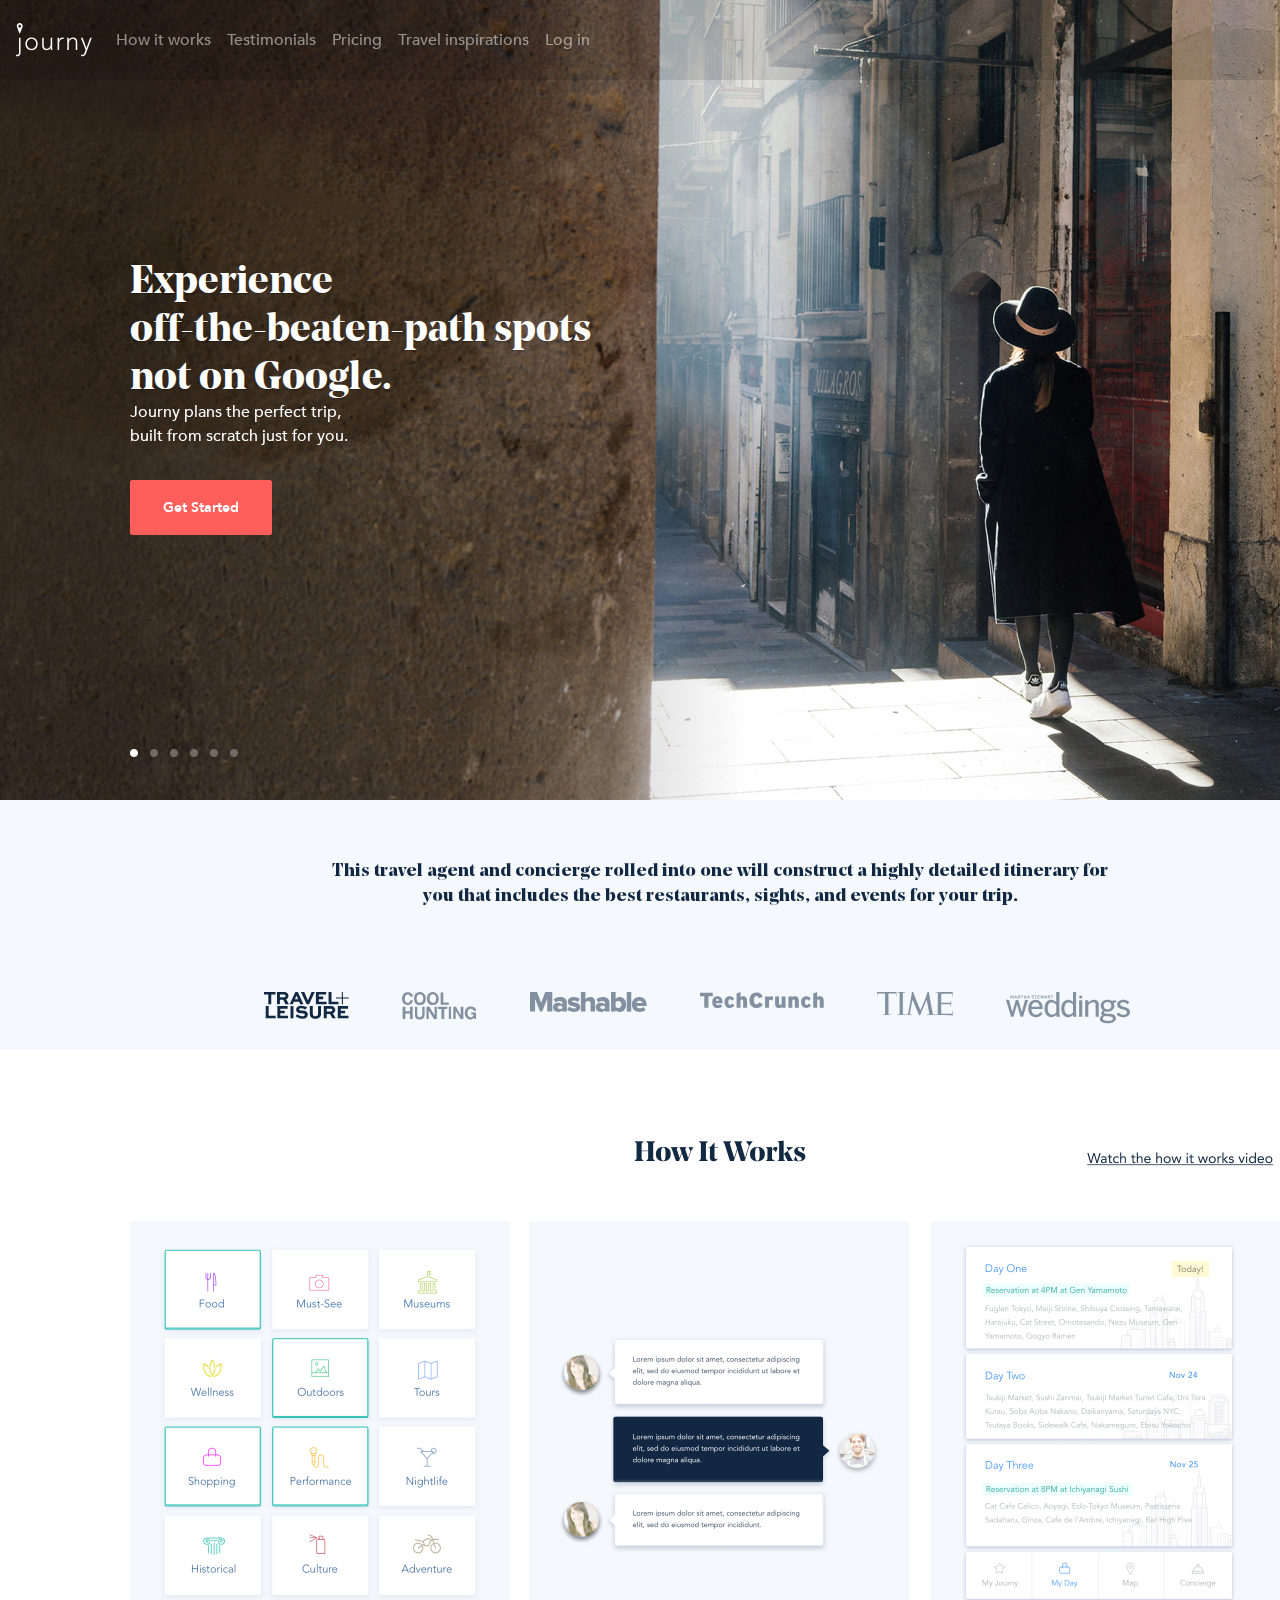
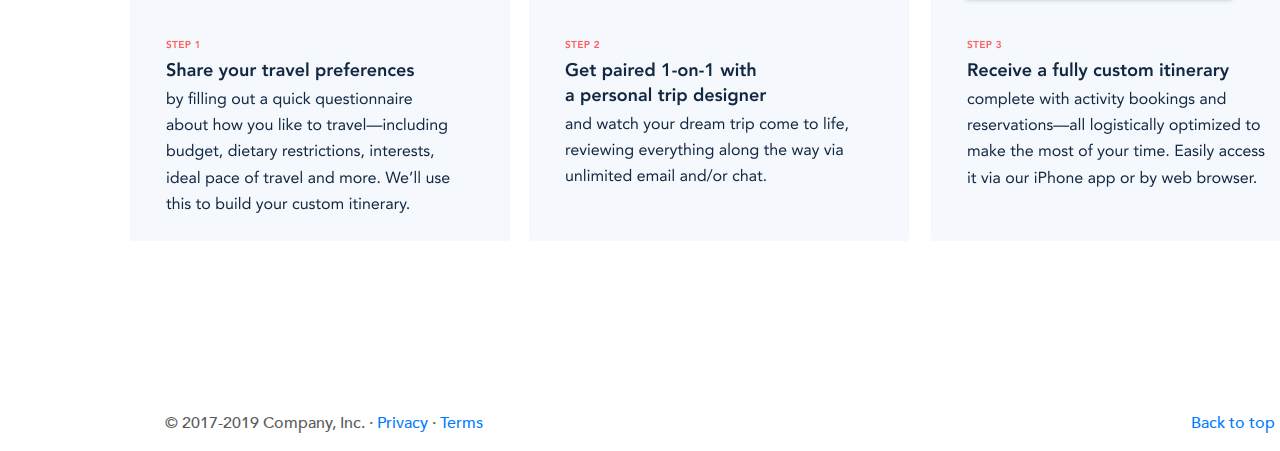
<file: index.html>
<!doctype html>
<html lang="en">
  <head>
    <meta charset="utf-8">
    <meta name="viewport" content="width=device-width, initial-scale=1, shrink-to-fit=no">
    <meta name="description" content="">
    <title>Journy | We Plan Your Perfect Trip</title>

    <link rel="canonical" href="https://getbootstrap.com/docs/4.3/examples/carousel/">

    <!-- Bootstrap core CSS -->
    <link href="css/bootstrap.min.css" rel="stylesheet">


    <style>
      .bd-placeholder-img {
        font-size: 1.125rem;
        text-anchor: middle;
        -webkit-user-select: none;
        -moz-user-select: none;
        -ms-user-select: none;
        user-select: none;
      }

      @media (min-width: 768px) {
        .bd-placeholder-img-lg {
          font-size: 3.5rem;
        }
      }
    </style>
    <!-- Custom styles for this template -->
    <link href="css/carousel.css" rel="stylesheet">
    <link href="css/main.css" rel="stylesheet">
  </head>
  <body>
    <header>
      <nav class="navbar navbar-expand-md navbar-dark fixed-top">
      <a class="navbar-brand" href="#">Journy</a>
      <button class="navbar-toggler" type="button" data-toggle="collapse" data-target="#navbarCollapse" aria-controls="navbarCollapse" aria-expanded="false" aria-label="Toggle navigation">
        <span class="navbar-toggler-icon"></span>
      </button>
      <div class="collapse navbar-collapse" id="navbarCollapse">
        <ul class="navbar-nav mr-auto">
          <li class="nav-item">
            <a class="nav-link" href="#howitworks">How it works <span class="sr-only">(current)</span></a>
          </li>
          <li class="nav-item">
            <a class="nav-link" href="#">Testimonials</a>
          </li>
          <li class="nav-item">
            <a class="nav-link" href="#">Pricing</a>
          </li>
          <li class="nav-item">
            <a class="nav-link" href="#">Travel inspirations</a>
          </li>
          <li class="nav-item">
            <a class="nav-link" href="#">Log in</a>
          </li>
        </ul>
        <button class="btn btn-outline-success my-2 my-sm-0" type="submit">Get Started</button>

      </div>
    </nav>
  </header>

<main role="main">

  <div id="hero" class="carousel slide carousel-fade" data-ride="carousel">
<!--     <ol class="carousel-indicators">
      <li data-target="#myCarousel" data-slide-to="0" class="active"></li>
      <li data-target="#myCarousel" data-slide-to="1"></li>
      <li data-target="#myCarousel" data-slide-to="2"></li>
      <li data-target="#myCarousel" data-slide-to="3"></li>
      <li data-target="#myCarousel" data-slide-to="4"></li>
      <li data-target="#myCarousel" data-slide-to="5"></li>
    </ol> -->
    <div class="carousel-inner">
      <div class="carousel-static">
        <p>Journy plans the perfect trip,<br>built from scratch just for you.</p>
        <p><a class="btn btn-lg btn-primary" href="#" role="button">Get Started</a></p>
      </div>
      <div class="carousel-item active">
        <div class="bd-placeholder-img hero1"></div>
        <div class="container">
          <div class="carousel-caption text-left">
            <h1>Experience<br>off-the-beaten-path spots<br>not on Google.</h1>
          </div>
        </div>
      </div>
      <div class="carousel-item">
        <div class="bd-placeholder-img hero2"></div>
        <div class="container">
          <div class="carousel-caption text-left">
            <h1>Fall in love with local<br>flavors. Leave dietary<br>accommodations to us.</h1>
          </div>
        </div>
      </div>
      <div class="carousel-item">
        <div class="bd-placeholder-img hero3"></div>
        <div class="container">
          <div class="carousel-caption text-left">
            <h1>Team up with a real<br>human trip designer<br>(no bots, ever).</h1>
          </div>
        </div>
      </div>
      <div class="carousel-item">
        <div class="bd-placeholder-img hero4"></div>
        <div class="container">
          <div class="carousel-caption text-left">
            <h1>Save 30+ hours.<br>We’ll tackle the<br>travel logistics.</h1>
          </div>
        </div>
      </div>
      <div class="carousel-item">
        <div class="bd-placeholder-img hero5"></div>
        <div class="container">
          <div class="carousel-caption text-left">
            <h1>Go on a family vacation.<br>Actually have fun.</h1>
          </div>
        </div>
      </div>
      <div class="carousel-item">
        <div class="bd-placeholder-img hero6"></div>
        <div class="container">
          <div class="carousel-caption text-left">
            <h1>Discover the best dining<br>—from hidden gems to<br>Michelin-starred restaurants.</h1>
          </div>
        </div>
      </div>
    </div>
    <a class="carousel-control-next" href="#hero" role="button" data-slide="next">
      <span class="carousel-control-next-icon" aria-hidden="true"></span>
      <span class="sr-only">Next</span>
    </a>
  </div>


  <!-- Marketing messaging and featurettes
  ================================================== -->
  <!-- Wrap the rest of the page in another container to center all the content. -->

  <div id="media" class="carousel slide carousel-fade" data-ride="carousel" data-interval="false">
      <ol class="carousel-indicators">
        <li data-target="#media" data-slide-to="0" class="active"></li>
        <li data-target="#media" data-slide-to="1"></li>
        <li data-target="#media" data-slide-to="2"></li>
        <li data-target="#media" data-slide-to="3"></li>
        <li data-target="#media" data-slide-to="4"></li>
        <li data-target="#media" data-slide-to="5"></li>
      </ol>
      <div class="carousel-inner">
        <div class="carousel-item active">
          <div class="container">
            <div class="carousel-caption text-center">
              <h4>This travel agent and concierge rolled into one will construct a highly detailed itinerary for you that includes the best restaurants, sights, and events for your trip.</h4>
            </div>
          </div>
        </div>
        <div class="carousel-item">
          <div class="container">
            <div class="carousel-caption text-center">
              <h4>Journy doesn’t only recommend options when traveling, but also handles the reservations (from hotels to restaurants and activities). The technology makes it easy, but the locals they’ve partnered with for recommendations—top chefs, hoteliers and more—lend a personal touch that surpasses those of peer-generated options.</h4>
            </div>
          </div>
        </div>
        <div class="carousel-item">
          <div class="container">
            <div class="carousel-caption text-center">
              <h4>Journy is fun, functional and provides personalized trip concierge service to which you might not otherwise have access.</h4>
            </div>
          </div>
        </div>
        <div class="carousel-item">
          <div class="container">
            <div class="carousel-caption text-center">
              <h4>Journy will act as your personal concierge for your travels, handling everything from planning to booking tables at restaurants and rooms in hotels. All I had to do was answer some questions about my traveling style, dietary restrictions, what time my flight arrives, and other travel logistics.</h4>
            </div>
          </div>
        </div>
        <div class="carousel-item">
          <div class="container">
            <div class="carousel-caption text-center">
              <h4>If planning vacation activities feels overwhelming, Journy can help map out your days and make reservations… you specify your age, types of activities, and a price range. The app taps a network that includes chefs, travel writers, and photographers to help craft an itinerary from breakfast through evening entertainment. </h4>
            </div>
          </div>
        </div>
        <div class="carousel-item">
          <div class="container">
            <div class="carousel-caption text-center">
              <h4>Whom It’s Best For: The plugged-in traveler who values insider hot spots and a super streamlined process.</h4>
            </div>
          </div>
        </div>
      </div>
  </div>
  <div id="howitworks">
    <div class="howitworks1">
    </div>
    <div class="howitworks2">
    </div>
    <div class="howitworks3">
    </div>
  </div>

    


  <!-- FOOTER -->
  <footer class="container">
    <p class="float-right"><a href="#">Back to top</a></p>
    <p>&copy; 2017-2019 Company, Inc. &middot; <a href="#">Privacy</a> &middot; <a href="#">Terms</a></p>
  </footer>
</main>
<script src="https://code.jquery.com/jquery-3.3.1.slim.min.js"></script>
      <script>window.jQuery || document.write('<script src="/docs/4.3/assets/js/vendor/jquery-slim.min.js"><\/script>')</script><script src="js/bootstrap.bundle.min.js"></script></body>
</html>
</file>
<file: css/carousel.css>
/* GLOBAL STYLES
-------------------------------------------------- */
/* Padding below the footer and lighter body text */

body {
  padding-top: 3rem;
  padding-bottom: 3rem;
  color: #5a5a5a;
}


/* CUSTOMIZE THE CAROUSEL
-------------------------------------------------- */

/* Carousel base class */
.carousel {
  margin-bottom: 4rem;
}
/* Since positioning the image, we need to help out the caption */
.carousel-caption {
  bottom: 3rem;
  z-index: 10;
}

/* Declare heights because of positioning of img element */
.carousel-item {
  height: 32rem;
}
.carousel-item > img {
  position: absolute;
  top: 0;
  left: 0;
  min-width: 100%;
  height: 32rem;
}


/* MARKETING CONTENT
-------------------------------------------------- */

/* Center align the text within the three columns below the carousel */
.marketing .col-lg-4 {
  margin-bottom: 1.5rem;
  text-align: center;
}
.marketing h2 {
  font-weight: 400;
}
.marketing .col-lg-4 p {
  margin-right: .75rem;
  margin-left: .75rem;
}


/* Featurettes
------------------------- */

.featurette-divider {
  margin: 5rem 0; /* Space out the Bootstrap <hr> more */
}

/* Thin out the marketing headings */
.featurette-heading {
  font-weight: 300;
  line-height: 1;
  letter-spacing: -.05rem;
}


/* RESPONSIVE CSS
-------------------------------------------------- */

@media (min-width: 40em) {
  /* Bump up size of carousel content */
  .carousel-caption p {
    margin-bottom: 1.25rem;
    font-size: 1.25rem;
    line-height: 1.4;
  }

  .featurette-heading {
    font-size: 50px;
  }
}

@media (min-width: 62em) {
  .featurette-heading {
    margin-top: 7rem;
  }
}
</file>
<file: css/main.css>
@font-face {
  font-family: "Avenir";
  src: url(../fonts/Avenir-Medium.ttf);
  font-weight: 400;
}
@font-face {
  font-family: "Avenir";
  src: url(../fonts/Avenir-Heavy.ttf);
  font-weight: 500;
}
@font-face {
  font-family: "Noe Display";
  src: url(../fonts/noe-display-bold.ttf);
  font-weight: bold;
}
@font-face {
  font-family: "Noe Display";
  src: url(../fonts/noe-display-bold-italic.ttf);
  font-weight: bold;
  font-style: italic;
}
h1, h2, h3, h4, h5{
	font-family: "Noe Display", serif;
	font-weight: bold;
}
h4{
	font-size: 18px;
	line-height: 1.4;
}
body{
	font-family: "Avenir", san-serif;
	padding-top: 0;
	padding-bottom: 0;
	width: 1440px;
	max-width: 1440px;
}

html{
	scroll-behavior: smooth;
}
.navbar{
	height: 80px;
	background-color:rgba(0, 0, 0, .1);
	width: 1440px;
}
.hero1{
	background-image: url(../img/hero/hero-bg1.jpg);
	background-size: cover;
	width: 100%;
	height: 100%;
}
.hero2{
	background-image: url(../img/hero/hero-bg2.jpg);
	background-size: cover;
	width: 100%;
	height: 100%;
}
.hero3{
	background-image: url(../img/hero/hero-bg3.jpg);
	background-size: cover;
	width: 100%;
	height: 100%;
}
.hero4{
	background-image: url(../img/hero/hero-bg4.jpg);
	background-size: cover;
	width: 100%;
	height: 100%;
}
.hero5{
	background-image: url(../img/hero/hero-bg5.jpg);
	background-size: cover;
	width: 100%;
	height: 100%;
}
.hero6{
	background-image: url(../img/hero/hero-bg6.jpg);
	background-size: cover;
	width: 100%;
	height: 100%;
}
.btn{
	font-size: 14px;
	font-weight: 500;
	padding: 1rem 2rem;
}

.carousel{
	margin-bottom: 0rem;
}


.carousel-static{
	top: 400px;
	left: 130px;
	z-index: 10;
	color: #ffffff;
	position: absolute;
}

.carousel-static p{
	margin-bottom: 2rem;
}

.navbar-brand{
	background-image: url(../img/journy-logo.svg);
	font-size: 0;
	width: 76px;
	height: 34px;
}

#hero .carousel-caption{
	bottom: 369px;
	left: 130px;
}

#hero .carousel-caption h1{
	text-shadow: 0px 1px 1px rgba(0, 0, 0, 0.25);
}

#hero .carousel-caption p{
	font-size: 18px;
}

#hero .carousel-item{
	height: 800px;
}
#hero .carousel-control-next-icon{
	background-image: url(../img/hero/hero-carousel-button.png);
	background-size: contain;
	width: 50px;
	height: 50px;
}
.btn-group-lg>.btn, .btn-lg{
	border-radius: 2px;
}
.btn-primary{
	background-color: #FF5E5B;
	border-color: #FF5E5B;
}
.btn-primary:hover{
	background-color: #122842;
	border-color: #122842;
}

#media{
	height: 250px;
}
#media .carousel-item{
	height: 250px;
	transition: -webkit-transform 1s ease-in-out;
	transition: transform 1s ease-in-out;
	transition: transform 1s ease-in-out,-webkit-transform 1s ease-in-out;
}
#media.carousel{
	background: #F5F8FC;
}

#media .carousel-caption{
	color: #122842;
	top: 60px;
	padding-top:0;
	width: 780px;
	margin: 0 auto;
}

#media .carousel-indicators li{
	width: 85px;
	height: 27px;
	margin-right: 50px;
	background: none;
}
#media .carousel-indicators li:nth-child(1){
	background-image: url(../img/media/travel-leisure.svg);
	background-repeat: no-repeat;
	width: 85px;
	height: 27px;
}
#media .carousel-indicators li:nth-child(2){
	background-image: url(../img/media/cool-hunting.svg);
	background-repeat: no-repeat;
	width: 75px;
	height: 28px;
}
#media .carousel-indicators li:nth-child(3){
	background-image: url(../img/media/mashable.svg);
	background-repeat: no-repeat;
	width: 117px;
	height: 20px;
}
#media .carousel-indicators li:nth-child(4){
	background-image: url(../img/media/techcrunch.svg);
	background-repeat: no-repeat;
	width: 124px;
	height: 17px;
}
#media .carousel-indicators li:nth-child(5){
	background-image: url(../img/media/time.svg);
	background-repeat: no-repeat;
	width: 76px;
	height: 24px;
}
#media .carousel-indicators li:nth-child(6){
	background-image: url(../img/media/martha-stewart.svg);
	background-repeat: no-repeat;
	width: 124px;
	height: 32px;
}
#media .carousel-indicators li:nth-child(7){
	background-image: url(../img/media/wsj.svg);
	background-repeat: no-repeat;
	width: 49px;
	height: 25px;
}

.homepage-bottom{
	background-image: url(homepage-bottom.jpg);
	background-size: 100%;
	width: 1440px;
	height: 5904;
}
#howitworks{
	background-image: url(../img/howitworks/howitworks.jpg);
	background-size: 100%;
	width: 1440px;
	height: 961px;
	position: relative;
	background-repeat:no-repeat;
}
.howitworks1{
	background-image: url(../img/howitworks/howitworks1.png);
	background-size: 100%;
	width: 320px;
	height: 353px;
	position: absolute;
	top:  197px;
	left: 160px;
}
.howitworks1:hover{
	background-image: url(../img/howitworks/Step1-V2.gif);
}
.howitworks2{
	background-image: url(../img/howitworks/howitworks2.png);
	background-size: 100%;
	width: 320px;
	height: 216px;
	position: absolute;
	top: 287px;
	left: 559px;
}
.howitworks2:hover{
	background-image: url(../img/howitworks/Step2-V2.gif);
}
.howitworks3{
	background-image: url(../img/howitworks/howitworks3.png);
	background-size: 100%;
	width: 274px;
	height: 360px;
	position: absolute;
	left: 962px;
	top: 194px;
}
.howitworks3:hover{
	background-image: url(../img/howitworks/Step3-V1.gif);
}
</file>
